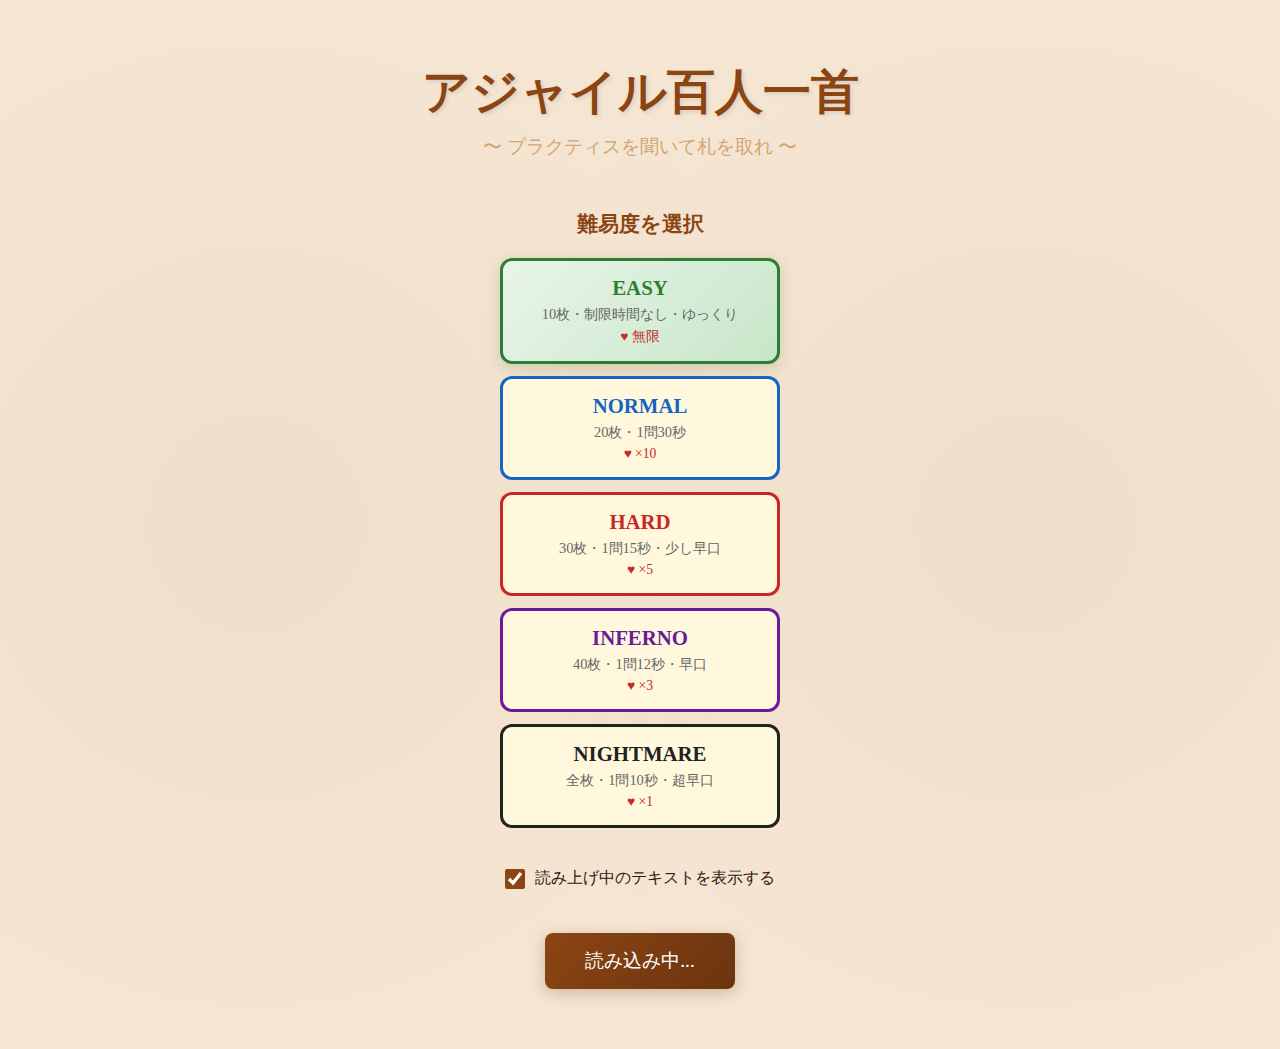
<file: index.html>
<!DOCTYPE html>
<html lang="ja">
<head>
    <meta charset="UTF-8">
    <meta name="viewport" content="width=device-width, initial-scale=1.0">
    <title>アジャイル百人一首</title>
    <link rel="stylesheet" href="style.css?v=2">
</head>
<body>
    <!-- スタート画面 -->
    <div id="start-screen" class="screen">
        <div class="container">
            <h1 class="title">アジャイル百人一首</h1>
            <p class="subtitle">〜 プラクティスを聞いて札を取れ 〜</p>

            <div class="difficulty-section">
                <h2>難易度を選択</h2>
                <div class="difficulty-options">
                    <label class="difficulty-option">
                        <input type="radio" name="difficulty" value="easy" checked>
                        <div class="difficulty-card">
                            <span class="difficulty-name">EASY</span>
                            <span class="difficulty-desc">10枚・制限時間なし・ゆっくり</span>
                            <span class="difficulty-life">&#9829; 無限</span>
                        </div>
                    </label>
                    <label class="difficulty-option">
                        <input type="radio" name="difficulty" value="normal">
                        <div class="difficulty-card">
                            <span class="difficulty-name">NORMAL</span>
                            <span class="difficulty-desc">20枚・1問30秒</span>
                            <span class="difficulty-life">&#9829; ×10</span>
                        </div>
                    </label>
                    <label class="difficulty-option">
                        <input type="radio" name="difficulty" value="hard">
                        <div class="difficulty-card">
                            <span class="difficulty-name">HARD</span>
                            <span class="difficulty-desc">30枚・1問15秒・少し早口</span>
                            <span class="difficulty-life">&#9829; ×5</span>
                        </div>
                    </label>
                    <label class="difficulty-option">
                        <input type="radio" name="difficulty" value="inferno">
                        <div class="difficulty-card">
                            <span class="difficulty-name">INFERNO</span>
                            <span class="difficulty-desc">40枚・1問12秒・早口</span>
                            <span class="difficulty-life">&#9829; ×3</span>
                        </div>
                    </label>
                    <label class="difficulty-option">
                        <input type="radio" name="difficulty" value="nightmare">
                        <div class="difficulty-card">
                            <span class="difficulty-name">NIGHTMARE</span>
                            <span class="difficulty-desc">全枚・1問10秒・超早口</span>
                            <span class="difficulty-life">&#9829; ×1</span>
                        </div>
                    </label>
                </div>
            </div>

            <div class="options-section">
                <label class="option-checkbox">
                    <input type="checkbox" id="show-text-option" checked>
                    <span>読み上げ中のテキストを表示する</span>
                </label>
            </div>

            <button id="start-btn" class="btn btn-primary">はじめる</button>
        </div>
    </div>

    <!-- ゲーム画面 -->
    <div id="game-screen" class="screen hidden">
        <div class="game-header">
            <div class="game-info">
                <div class="info-item">
                    <span class="info-label">スコア</span>
                    <span id="score" class="info-value">0</span>
                </div>
                <div class="info-item">
                    <span class="info-label">残り</span>
                    <span id="remaining" class="info-value">0</span>
                </div>
                <div class="info-item" id="timer-container">
                    <span class="info-label">時間</span>
                    <span id="timer" class="info-value">--</span>
                </div>
            </div>
        </div>

        <div class="reading-area">
            <div id="reading-text" class="reading-text"></div>
            <button id="replay-btn" class="btn btn-secondary">もう一度読み上げ</button>
        </div>

        <div id="cards-area" class="cards-area">
            <!-- カードがここに動的に生成される -->
        </div>

        <div id="lives-area" class="lives-area"></div>
    </div>

    <!-- 結果画面 -->
    <div id="result-screen" class="screen hidden">
        <div class="container">
            <h1 class="result-title">結果発表</h1>

            <div class="result-card">
                <div class="result-item">
                    <span class="result-label">最終スコア</span>
                    <span id="final-score" class="result-value">0</span>
                </div>
                <div class="result-item">
                    <span class="result-label">正答率</span>
                    <span id="accuracy" class="result-value">0%</span>
                </div>
                <div class="result-item">
                    <span class="result-label">かかった時間</span>
                    <span id="total-time" class="result-value">0秒</span>
                </div>
            </div>

            <div class="result-message" id="result-message"></div>

            <button id="retry-btn" class="btn btn-primary">もう一度プレイ</button>
        </div>
    </div>

    <!-- 効果音用（視覚エフェクトで代用） -->
    <div id="effect-overlay" class="effect-overlay hidden"></div>

    <!-- カウントダウンオーバーレイ -->
    <div id="countdown-overlay" class="countdown-overlay hidden">
        <div class="countdown-number" id="countdown-number">3</div>
    </div>

    <script src="game.js?v=3"></script>
</body>
</html>
</file>
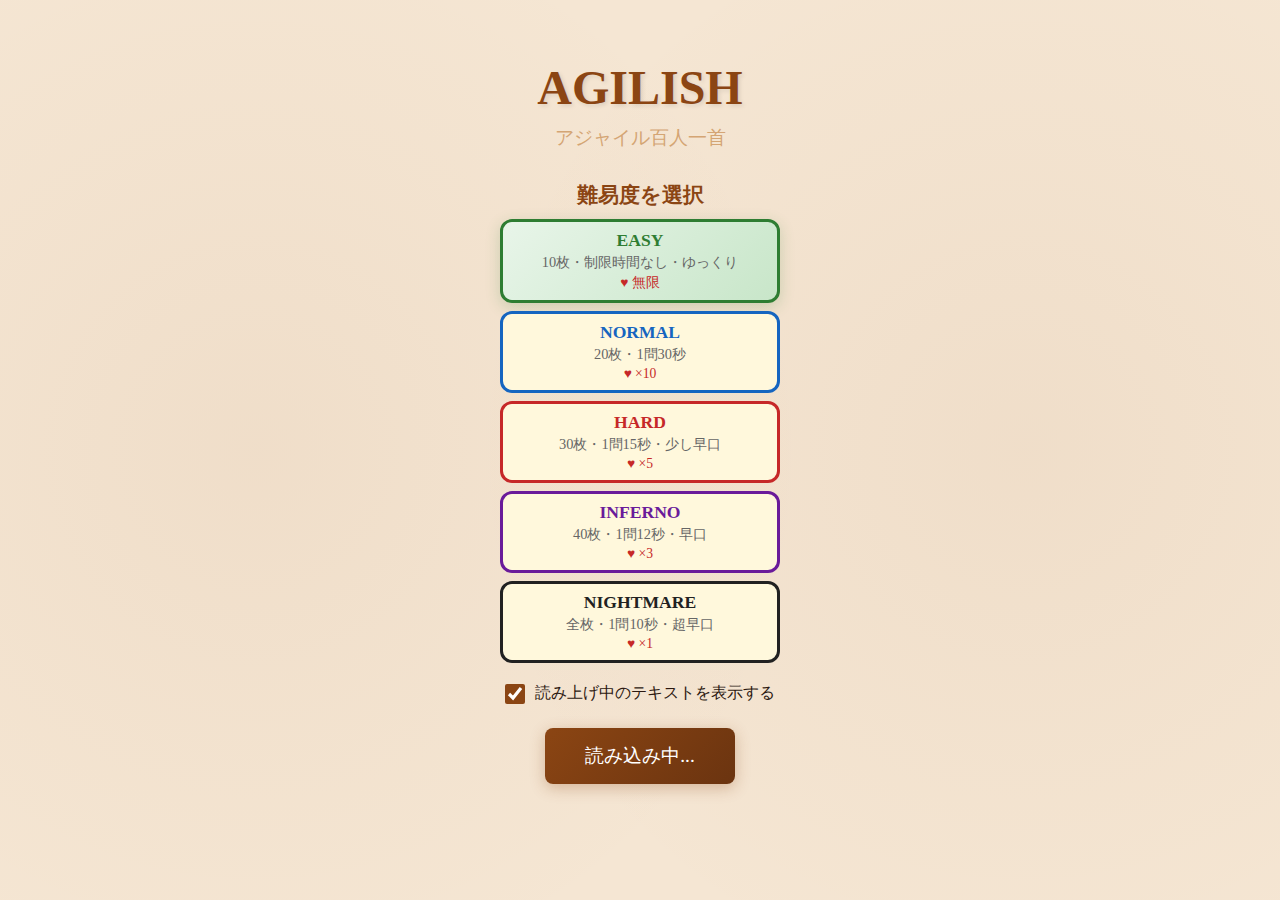
<file: docs/index.html>
<!DOCTYPE html>
<html lang="ja">
<head>
    <meta charset="UTF-8">
    <meta name="viewport" content="width=device-width, initial-scale=1.0">
    <title>AGILISH - アジャイル百人一首</title>
    <link rel="stylesheet" href="style.css?v=2">
</head>
<body>
    <!-- スタート画面 -->
    <div id="start-screen" class="screen">
        <div class="container">
            <h1 class="title">AGILISH</h1>
            <p class="subtitle">アジャイル百人一首</p>

            <div class="difficulty-section">
                <h2>難易度を選択</h2>
                <div class="difficulty-options">
                    <label class="difficulty-option">
                        <input type="radio" name="difficulty" value="easy" checked>
                        <div class="difficulty-card">
                            <span class="difficulty-name">EASY</span>
                            <span class="difficulty-desc">10枚・制限時間なし・ゆっくり</span>
                            <span class="difficulty-life">&#9829; 無限</span>
                        </div>
                    </label>
                    <label class="difficulty-option">
                        <input type="radio" name="difficulty" value="normal">
                        <div class="difficulty-card">
                            <span class="difficulty-name">NORMAL</span>
                            <span class="difficulty-desc">20枚・1問30秒</span>
                            <span class="difficulty-life">&#9829; ×10</span>
                        </div>
                    </label>
                    <label class="difficulty-option">
                        <input type="radio" name="difficulty" value="hard">
                        <div class="difficulty-card">
                            <span class="difficulty-name">HARD</span>
                            <span class="difficulty-desc">30枚・1問15秒・少し早口</span>
                            <span class="difficulty-life">&#9829; ×5</span>
                        </div>
                    </label>
                    <label class="difficulty-option">
                        <input type="radio" name="difficulty" value="inferno">
                        <div class="difficulty-card">
                            <span class="difficulty-name">INFERNO</span>
                            <span class="difficulty-desc">40枚・1問12秒・早口</span>
                            <span class="difficulty-life">&#9829; ×3</span>
                        </div>
                    </label>
                    <label class="difficulty-option">
                        <input type="radio" name="difficulty" value="nightmare">
                        <div class="difficulty-card">
                            <span class="difficulty-name">NIGHTMARE</span>
                            <span class="difficulty-desc">全枚・1問10秒・超早口</span>
                            <span class="difficulty-life">&#9829; ×1</span>
                        </div>
                    </label>
                </div>
            </div>

            <div class="options-section">
                <label class="option-checkbox">
                    <input type="checkbox" id="show-text-option" checked>
                    <span>読み上げ中のテキストを表示する</span>
                </label>
            </div>

            <button id="start-btn" class="btn btn-primary">はじめる</button>
        </div>
    </div>

    <!-- ゲーム画面 -->
    <div id="game-screen" class="screen hidden">
        <div class="game-header">
            <div id="lives-area" class="lives-area"></div>
            <div class="game-info">
                <div class="info-item">
                    <span class="info-label">スコア</span>
                    <span id="score" class="info-value">0</span>
                </div>
                <div class="info-item">
                    <span class="info-label">残り</span>
                    <span id="remaining" class="info-value">0</span>
                </div>
                <div class="info-item" id="timer-container">
                    <span class="info-label">時間</span>
                    <span id="timer" class="info-value">--</span>
                </div>
            </div>
        </div>

        <div class="reading-area">
            <div id="reading-text" class="reading-text"></div>
            <button id="replay-btn" class="btn btn-secondary">もう一度読み上げ</button>
        </div>

        <div id="cards-area" class="cards-area">
            <!-- カードがここに動的に生成される -->
        </div>
    </div>

    <!-- 結果画面 -->
    <div id="result-screen" class="screen hidden">
        <div class="container result-container">
            <div class="result-left">
                <h1 class="result-title">結果発表</h1>

                <div class="result-card">
                    <div class="result-item">
                        <span class="result-label">最終スコア</span>
                        <span id="final-score" class="result-value">0</span>
                    </div>
                    <div class="result-item">
                        <span class="result-label">正答率</span>
                        <span id="accuracy" class="result-value">0%</span>
                    </div>
                    <div class="result-item">
                        <span class="result-label">かかった時間</span>
                        <span id="total-time" class="result-value">0秒</span>
                    </div>
                </div>

                <div class="result-message" id="result-message"></div>

                <button id="retry-btn" class="btn btn-primary">もう一度プレイ</button>
            </div>
            <div class="result-right">
                <div id="missed-list" class="missed-list"></div>
            </div>
        </div>
    </div>

    <!-- 効果音用（視覚エフェクトで代用） -->
    <div id="effect-overlay" class="effect-overlay hidden"></div>

    <!-- カウントダウンオーバーレイ -->
    <div id="countdown-overlay" class="countdown-overlay hidden">
        <div class="countdown-number" id="countdown-number">3</div>
    </div>

    <script src="game.js?v=3"></script>
</body>
</html>
</file>
<file: style.css>
/* ベーススタイル */
* {
    margin: 0;
    padding: 0;
    box-sizing: border-box;
}

:root {
    --primary-color: #8b4513;
    --secondary-color: #d4a574;
    --accent-color: #c41e3a;
    --bg-color: #f5e6d3;
    --card-bg: #fff8dc;
    --text-color: #2c1810;
    --success-color: #228b22;
    --error-color: #c41e3a;
}

body {
    font-family: 'Hiragino Mincho ProN', 'Yu Mincho', 'MS Mincho', serif;
    background-color: var(--bg-color);
    background-image:
        radial-gradient(circle at 20% 50%, rgba(139, 69, 19, 0.05) 0%, transparent 50%),
        radial-gradient(circle at 80% 50%, rgba(139, 69, 19, 0.05) 0%, transparent 50%);
    color: var(--text-color);
    min-height: 100vh;
}

.screen {
    min-height: 100vh;
    padding: 20px;
}

.hidden {
    display: none !important;
}

.container {
    max-width: 800px;
    margin: 0 auto;
    padding: 40px 20px;
    text-align: center;
}

/* ボタン */
.btn {
    padding: 15px 40px;
    font-size: 1.2rem;
    font-family: inherit;
    border: none;
    border-radius: 8px;
    cursor: pointer;
    transition: all 0.3s ease;
}

.btn-primary {
    background: linear-gradient(135deg, var(--primary-color), #6b3410);
    color: white;
    box-shadow: 0 4px 15px rgba(139, 69, 19, 0.3);
}

.btn-primary:hover {
    transform: translateY(-2px);
    box-shadow: 0 6px 20px rgba(139, 69, 19, 0.4);
}

.btn-secondary {
    background: var(--secondary-color);
    color: var(--text-color);
}

.btn-secondary:hover {
    background: #c49a6c;
}

/* スタート画面 */
.title {
    font-size: 3rem;
    color: var(--primary-color);
    margin-bottom: 10px;
    text-shadow: 2px 2px 4px rgba(0, 0, 0, 0.1);
}

.subtitle {
    font-size: 1.2rem;
    color: var(--secondary-color);
    margin-bottom: 50px;
}

.difficulty-section {
    margin-bottom: 40px;
}

.difficulty-section h2 {
    font-size: 1.3rem;
    margin-bottom: 20px;
    color: var(--primary-color);
}

.difficulty-options {
    display: flex;
    flex-direction: column;
    align-items: center;
    gap: 12px;
}

.difficulty-option {
    cursor: pointer;
    width: 280px;
}

.difficulty-option input {
    display: none;
}

.difficulty-card {
    display: flex;
    flex-direction: column;
    padding: 15px 30px;
    background: var(--card-bg);
    border: 3px solid var(--secondary-color);
    border-radius: 12px;
    transition: all 0.3s ease;
}

.difficulty-option input[value="easy"] + .difficulty-card {
    border-color: #2e7d32;
}
.difficulty-option input[value="easy"] + .difficulty-card .difficulty-name {
    color: #2e7d32;
}
.difficulty-option input[value="easy"]:checked + .difficulty-card {
    background: linear-gradient(135deg, #e8f5e9, #c8e6c9);
    box-shadow: 0 4px 15px rgba(46, 125, 50, 0.2);
}

.difficulty-option input[value="normal"] + .difficulty-card {
    border-color: #1565c0;
}
.difficulty-option input[value="normal"] + .difficulty-card .difficulty-name {
    color: #1565c0;
}
.difficulty-option input[value="normal"]:checked + .difficulty-card {
    background: linear-gradient(135deg, #e3f2fd, #bbdefb);
    box-shadow: 0 4px 15px rgba(21, 101, 192, 0.2);
}

.difficulty-option input[value="hard"] + .difficulty-card {
    border-color: #c62828;
}
.difficulty-option input[value="hard"] + .difficulty-card .difficulty-name {
    color: #c62828;
}
.difficulty-option input[value="hard"]:checked + .difficulty-card {
    background: linear-gradient(135deg, #ffebee, #ffcdd2);
    box-shadow: 0 4px 15px rgba(198, 40, 40, 0.2);
}

.difficulty-option input[value="inferno"] + .difficulty-card {
    border-color: #6a1b9a;
}
.difficulty-option input[value="inferno"] + .difficulty-card .difficulty-name {
    color: #6a1b9a;
}
.difficulty-option input[value="inferno"]:checked + .difficulty-card {
    background: linear-gradient(135deg, #f3e5f5, #e1bee7);
    box-shadow: 0 4px 15px rgba(106, 27, 154, 0.2);
}

.difficulty-option input[value="nightmare"] + .difficulty-card {
    border-color: #212121;
}
.difficulty-option input[value="nightmare"] + .difficulty-card .difficulty-name {
    color: #212121;
}
.difficulty-option input[value="nightmare"]:checked + .difficulty-card {
    background: linear-gradient(135deg, #424242, #212121);
    box-shadow: 0 4px 15px rgba(0, 0, 0, 0.4);
}
.difficulty-option input[value="nightmare"]:checked + .difficulty-card .difficulty-name,
.difficulty-option input[value="nightmare"]:checked + .difficulty-card .difficulty-desc,
.difficulty-option input[value="nightmare"]:checked + .difficulty-card .difficulty-life {
    color: #ff5252;
}

.difficulty-name {
    font-size: 1.3rem;
    font-weight: bold;
    margin-bottom: 5px;
}

.difficulty-desc {
    font-size: 0.9rem;
    color: #666;
}

.difficulty-life {
    font-size: 0.85rem;
    color: #c62828;
    margin-top: 4px;
}

.options-section {
    margin-bottom: 40px;
}

.option-checkbox {
    display: inline-flex;
    align-items: center;
    gap: 10px;
    cursor: pointer;
    font-size: 1rem;
}

.option-checkbox input {
    width: 20px;
    height: 20px;
    accent-color: var(--primary-color);
}

/* ゲーム画面 */
#game-screen {
    display: flex;
    flex-direction: column;
    padding: 10px;
}

.game-header {
    background: linear-gradient(135deg, var(--primary-color), #6b3410);
    color: white;
    padding: 15px 20px;
    border-radius: 12px;
    margin-bottom: 20px;
}

.game-info {
    display: flex;
    justify-content: center;
    gap: 40px;
}

.info-item {
    display: flex;
    flex-direction: column;
    align-items: center;
}

.info-label {
    font-size: 0.9rem;
    opacity: 0.9;
}

.info-value {
    font-size: 1.8rem;
    font-weight: bold;
}

#timer.warning {
    color: #ffd700;
    animation: pulse 0.5s ease-in-out infinite;
}

#timer.danger {
    color: #ff6b6b;
    animation: pulse 0.3s ease-in-out infinite;
}

@keyframes pulse {
    0%, 100% { transform: scale(1); }
    50% { transform: scale(1.1); }
}

/* 読み上げエリア */
.reading-area {
    background: var(--card-bg);
    border: 2px solid var(--secondary-color);
    border-radius: 12px;
    padding: 30px;
    margin-bottom: 20px;
    min-height: 150px;
    display: flex;
    flex-direction: column;
    align-items: center;
    justify-content: center;
    gap: 20px;
}

.reading-text {
    font-size: 1.3rem;
    line-height: 2;
    color: var(--text-color);
    max-width: 600px;
}

.reading-text.hidden-text {
    visibility: hidden;
}

/* カードエリア */
.cards-area {
    position: relative;
    padding: 20px;
    background: rgba(139, 69, 19, 0.05);
    border-radius: 12px;
    min-height: 450px;
    overflow: hidden;
}

/* ライフ表示 */
.lives-area {
    text-align: center;
    padding: 12px 0;
    font-size: 1.6rem;
    letter-spacing: 4px;
    color: #c62828;
}

.life-heart {
    transition: opacity 0.3s ease;
}

.life-heart.lost {
    opacity: 0.15;
}

/* カード */
.card {
    position: absolute;
    width: 100px;
    height: 140px;
    background: linear-gradient(135deg, #fff8dc, #f5e6d3);
    border: 2px solid var(--primary-color);
    border-radius: 8px;
    display: flex;
    align-items: center;
    justify-content: center;
    padding: 8px;
    cursor: pointer;
    transition: transform 0.2s ease, box-shadow 0.2s ease, z-index 0s;
    font-size: 0.85rem;
    text-align: center;
    line-height: 1.3;
    box-shadow: 2px 2px 8px rgba(0, 0, 0, 0.15);
    z-index: 1;
}

.card::before {
    content: '';
    position: absolute;
    top: 5px;
    left: 5px;
    right: 5px;
    bottom: 5px;
    border: 1px solid var(--secondary-color);
    border-radius: 4px;
    pointer-events: none;
}

.card .card-categories {
    position: absolute !important;
    top: 4px !important;
    right: 4px !important;
    left: auto !important;
    bottom: auto !important;
    display: flex;
    flex-direction: column;
    gap: 2px;
    z-index: 10;
}

.card .card-category {
    padding: 2px 5px;
    background-color: #c41e3a;
    color: #ffffff;
    border-radius: 4px;
    font-size: 8px;
    font-weight: bold;
    box-shadow: 1px 1px 2px rgba(0, 0, 0, 0.3);
    white-space: nowrap;
    text-align: center;
}

.card .card-category.cat-scrum {
    background-color: #cde741;
    color: #333;
}

.card .card-category.cat-scrum-ext {
    background-color: #11cdd4;
    color: #fff;
}

.card .card-category.cat-xp {
    background-color: #fb9251;
    color: #333;
}

.card .card-category.cat-value {
    background-color: #ffe45b;
    color: #333;
}

.card .card-category.cat-team {
    background-color: #61d04e;
    color: #333;
}

.card .card-name {
    display: block;
    width: 100%;
    word-break: break-all;
    padding-top: 5px;
}

.card .card-alias {
    display: block;
    font-size: 0.75em;
    opacity: 0.7;
}

.card:hover {
    transform: translateY(-8px) scale(1.05);
    box-shadow: 6px 6px 20px rgba(0, 0, 0, 0.25);
    border-color: var(--accent-color);
    z-index: 100;
}

.card.correct {
    animation: correctAnimation 0.5s ease forwards;
    background: var(--success-color) !important;
    color: white !important;
}

@keyframes correctAnimation {
    0% { opacity: 1; }
    50% { opacity: 1; box-shadow: 0 0 30px var(--success-color); }
    100% { opacity: 0; }
}

.card.wrong {
    animation: wrongAnimation 0.5s ease;
}

@keyframes wrongAnimation {
    0%, 100% { background: linear-gradient(135deg, #fff8dc, #f5e6d3); }
    25%, 75% { background: var(--error-color); color: white; box-shadow: 0 0 20px var(--error-color); }
}

.card.disabled {
    pointer-events: none;
    opacity: 0.5;
}

/* 結果画面 */
.result-title {
    font-size: 2.5rem;
    color: var(--primary-color);
    margin-bottom: 40px;
}

.result-card {
    background: var(--card-bg);
    border: 3px solid var(--primary-color);
    border-radius: 16px;
    padding: 40px;
    margin-bottom: 30px;
}

.result-item {
    display: flex;
    justify-content: space-between;
    align-items: center;
    padding: 15px 0;
    border-bottom: 1px dashed var(--secondary-color);
}

.result-item:last-child {
    border-bottom: none;
}

.result-label {
    font-size: 1.2rem;
    color: #666;
}

.result-value {
    font-size: 1.8rem;
    font-weight: bold;
    color: var(--primary-color);
}

.result-message {
    font-size: 1.5rem;
    color: var(--accent-color);
    margin-bottom: 30px;
    padding: 20px;
}

/* エフェクトオーバーレイ */
.effect-overlay {
    position: fixed;
    top: 0;
    left: 0;
    right: 0;
    bottom: 0;
    pointer-events: none;
    z-index: 1000;
}

.effect-overlay.correct {
    animation: flashGreen 0.3s ease;
}

.effect-overlay.wrong {
    animation: flashRed 0.3s ease;
}

@keyframes flashGreen {
    0%, 100% { background: transparent; }
    50% { background: rgba(34, 139, 34, 0.2); }
}

@keyframes flashRed {
    0%, 100% { background: transparent; }
    50% { background: rgba(196, 30, 58, 0.2); }
}

/* タイムアウト表示 */
.timeout-message {
    position: fixed;
    top: 50%;
    left: 50%;
    transform: translate(-50%, -50%);
    background: rgba(0, 0, 0, 0.8);
    color: white;
    padding: 30px 50px;
    border-radius: 16px;
    font-size: 1.5rem;
    z-index: 1000;
    animation: fadeInOut 2s ease forwards;
}

@keyframes fadeInOut {
    0% { opacity: 0; transform: translate(-50%, -50%) scale(0.8); }
    20% { opacity: 1; transform: translate(-50%, -50%) scale(1); }
    80% { opacity: 1; transform: translate(-50%, -50%) scale(1); }
    100% { opacity: 0; transform: translate(-50%, -50%) scale(0.8); }
}

/* レスポンシブ */
@media (max-width: 768px) {
    .title {
        font-size: 2rem;
    }

    .subtitle {
        font-size: 1rem;
    }

    .difficulty-option {
        width: 200px;
    }

    .game-info {
        gap: 20px;
    }

    .info-value {
        font-size: 1.4rem;
    }

    .reading-text {
        font-size: 1.1rem;
    }

    .cards-area {
        min-height: 400px;
    }

    .card {
        width: 85px;
        height: 120px;
        font-size: 0.75rem;
    }

    .card .card-categories {
        top: 3px !important;
        right: 3px !important;
        gap: 1px;
    }

    .card .card-category {
        padding: 1px 3px;
        font-size: 6px;
        border-radius: 3px;
    }

    .result-card {
        padding: 20px;
    }

    .result-value {
        font-size: 1.4rem;
    }
}

/* カウントダウンオーバーレイ */
.countdown-overlay {
    position: fixed;
    top: 0;
    left: 0;
    right: 0;
    bottom: 0;
    background: rgba(0, 0, 0, 0.7);
    display: flex;
    align-items: center;
    justify-content: center;
    z-index: 2000;
}

.countdown-number {
    font-size: 12rem;
    font-weight: bold;
    color: #fff8dc;
    text-shadow:
        0 0 30px var(--primary-color),
        0 0 60px var(--primary-color),
        4px 4px 0 var(--primary-color);
    animation: countdownPulse 1s ease-in-out;
}

@keyframes countdownPulse {
    0% {
        transform: scale(0.5);
        opacity: 0;
    }
    50% {
        transform: scale(1.2);
        opacity: 1;
    }
    100% {
        transform: scale(1);
        opacity: 1;
    }
}

.countdown-number.start-text {
    font-size: 6rem;
}

@media (max-width: 768px) {
    .countdown-number {
        font-size: 8rem;
    }

    .countdown-number.start-text {
        font-size: 4rem;
    }
}

@media (max-width: 480px) {
    .title {
        font-size: 1.6rem;
    }

    .cards-area {
        min-height: 350px;
    }

    .card {
        width: 70px;
        height: 100px;
        font-size: 0.65rem;
        padding: 5px;
    }

    .card .card-categories {
        top: 2px !important;
        right: 2px !important;
        gap: 1px;
    }

    .card .card-category {
        padding: 1px 2px;
        font-size: 5px;
        border-radius: 2px;
    }

    .btn {
        padding: 12px 30px;
        font-size: 1rem;
    }
}
</file>
<file: docs/style.css>
/* ベーススタイル */
* {
    margin: 0;
    padding: 0;
    box-sizing: border-box;
}

:root {
    --primary-color: #8b4513;
    --secondary-color: #d4a574;
    --accent-color: #c41e3a;
    --bg-color: #f5e6d3;
    --card-bg: #fff8dc;
    --text-color: #2c1810;
    --success-color: #228b22;
    --error-color: #c41e3a;
}

body {
    font-family: 'Hiragino Mincho ProN', 'Yu Mincho', 'MS Mincho', serif;
    background-color: var(--bg-color);
    background-image:
        radial-gradient(circle at 20% 50%, rgba(139, 69, 19, 0.05) 0%, transparent 50%),
        radial-gradient(circle at 80% 50%, rgba(139, 69, 19, 0.05) 0%, transparent 50%);
    color: var(--text-color);
    min-height: 100vh;
}

.screen {
    min-height: 100vh;
    padding: 20px;
}

.hidden {
    display: none !important;
}

.container {
    max-width: 800px;
    margin: 0 auto;
    padding: 40px 20px;
    text-align: center;
}

/* ボタン */
.btn {
    padding: 15px 40px;
    font-size: 1.2rem;
    font-family: inherit;
    border: none;
    border-radius: 8px;
    cursor: pointer;
    transition: all 0.3s ease;
}

.btn-primary {
    background: linear-gradient(135deg, var(--primary-color), #6b3410);
    color: white;
    box-shadow: 0 4px 15px rgba(139, 69, 19, 0.3);
}

.btn-primary:hover {
    transform: translateY(-2px);
    box-shadow: 0 6px 20px rgba(139, 69, 19, 0.4);
}

.btn-secondary {
    background: var(--secondary-color);
    color: var(--text-color);
}

.btn-secondary:hover {
    background: #c49a6c;
}

/* スタート画面 */
.title {
    font-size: 3rem;
    color: var(--primary-color);
    margin-bottom: 10px;
    text-shadow: 2px 2px 4px rgba(0, 0, 0, 0.1);
}

.subtitle {
    font-size: 1.2rem;
    color: var(--secondary-color);
    margin-bottom: 30px;
}

.difficulty-section {
    margin-bottom: 20px;
}

.difficulty-section h2 {
    font-size: 1.3rem;
    margin-bottom: 10px;
    color: var(--primary-color);
}

.difficulty-options {
    display: flex;
    flex-direction: column;
    align-items: center;
    gap: 8px;
}

.difficulty-option {
    cursor: pointer;
    width: 280px;
}

.difficulty-option input {
    display: none;
}

.difficulty-card {
    display: flex;
    flex-direction: column;
    padding: 8px 30px;
    background: var(--card-bg);
    border: 3px solid var(--secondary-color);
    border-radius: 12px;
    transition: all 0.3s ease;
}

.difficulty-option input[value="easy"] + .difficulty-card {
    border-color: #2e7d32;
}
.difficulty-option input[value="easy"] + .difficulty-card .difficulty-name {
    color: #2e7d32;
}
.difficulty-option input[value="easy"]:checked + .difficulty-card {
    background: linear-gradient(135deg, #e8f5e9, #c8e6c9);
    box-shadow: 0 4px 15px rgba(46, 125, 50, 0.2);
}

.difficulty-option input[value="normal"] + .difficulty-card {
    border-color: #1565c0;
}
.difficulty-option input[value="normal"] + .difficulty-card .difficulty-name {
    color: #1565c0;
}
.difficulty-option input[value="normal"]:checked + .difficulty-card {
    background: linear-gradient(135deg, #e3f2fd, #bbdefb);
    box-shadow: 0 4px 15px rgba(21, 101, 192, 0.2);
}

.difficulty-option input[value="hard"] + .difficulty-card {
    border-color: #c62828;
}
.difficulty-option input[value="hard"] + .difficulty-card .difficulty-name {
    color: #c62828;
}
.difficulty-option input[value="hard"]:checked + .difficulty-card {
    background: linear-gradient(135deg, #ffebee, #ffcdd2);
    box-shadow: 0 4px 15px rgba(198, 40, 40, 0.2);
}

.difficulty-option input[value="inferno"] + .difficulty-card {
    border-color: #6a1b9a;
}
.difficulty-option input[value="inferno"] + .difficulty-card .difficulty-name {
    color: #6a1b9a;
}
.difficulty-option input[value="inferno"]:checked + .difficulty-card {
    background: linear-gradient(135deg, #f3e5f5, #e1bee7);
    box-shadow: 0 4px 15px rgba(106, 27, 154, 0.2);
}

.difficulty-option input[value="nightmare"] + .difficulty-card {
    border-color: #212121;
}
.difficulty-option input[value="nightmare"] + .difficulty-card .difficulty-name {
    color: #212121;
}
.difficulty-option input[value="nightmare"]:checked + .difficulty-card {
    background: linear-gradient(135deg, #424242, #212121);
    box-shadow: 0 4px 15px rgba(0, 0, 0, 0.4);
}
.difficulty-option input[value="nightmare"]:checked + .difficulty-card .difficulty-name,
.difficulty-option input[value="nightmare"]:checked + .difficulty-card .difficulty-desc,
.difficulty-option input[value="nightmare"]:checked + .difficulty-card .difficulty-life {
    color: #ff5252;
}

.difficulty-name {
    font-size: 1.1rem;
    font-weight: bold;
    margin-bottom: 2px;
}

.difficulty-desc {
    font-size: 0.9rem;
    color: #666;
}

.difficulty-life {
    font-size: 0.85rem;
    color: #c62828;
    margin-top: 2px;
}

.options-section {
    margin-bottom: 20px;
}

.option-checkbox {
    display: inline-flex;
    align-items: center;
    gap: 10px;
    cursor: pointer;
    font-size: 1rem;
}

.option-checkbox input {
    width: 20px;
    height: 20px;
    accent-color: var(--primary-color);
}

/* ゲーム画面 */
#game-screen {
    display: flex;
    flex-direction: column;
    padding: 10px;
}

.game-header {
    background: linear-gradient(135deg, var(--primary-color), #6b3410);
    color: white;
    padding: 15px 20px;
    border-radius: 12px;
    margin-bottom: 8px;
    position: relative;
}

.game-info {
    display: flex;
    justify-content: center;
    gap: 40px;
}

.info-item {
    display: flex;
    flex-direction: column;
    align-items: center;
}

.info-label {
    font-size: 0.9rem;
    opacity: 0.9;
}

.info-value {
    font-size: 1.8rem;
    font-weight: bold;
}

#timer.warning {
    color: #ffd700;
    animation: pulse 0.5s ease-in-out infinite;
}

#timer.danger {
    color: #ff6b6b;
    animation: pulse 0.3s ease-in-out infinite;
}

@keyframes pulse {
    0%, 100% { transform: scale(1); }
    50% { transform: scale(1.1); }
}

/* 読み上げエリア */
.reading-area {
    background: var(--card-bg);
    border: 2px solid var(--secondary-color);
    border-radius: 12px;
    padding: 12px 30px;
    margin-bottom: 10px;
    height: calc(0.95rem * 1.7 * 4 + 24px + 8px + 28px);
    display: flex;
    flex-direction: column;
    align-items: center;
    justify-content: space-between;
    gap: 8px;
    overflow: hidden;
}

.reading-area .btn-secondary {
    padding: 4px 16px;
    font-size: 0.8rem;
    flex-shrink: 0;
}

.reading-text {
    font-size: 0.95rem;
    line-height: 1.7;
    color: var(--text-color);
    max-width: 900px;
    width: 100%;
}

.reading-text.hidden-text {
    visibility: hidden;
}

/* カードエリア */
.cards-area {
    position: relative;
    padding: 20px;
    background: rgba(139, 69, 19, 0.05);
    border-radius: 12px;
    min-height: 450px;
    overflow: hidden;
}

/* ライフ表示 */
.lives-area {
    position: absolute;
    top: 8px;
    right: 16px;
    font-size: 2rem;
    letter-spacing: 4px;
    color: #ff5252;
}

.life-heart {
    transition: opacity 0.3s ease;
}

.life-heart.lost {
    opacity: 0.15;
}

/* カード */
.card {
    position: absolute;
    width: 100px;
    height: 140px;
    background: linear-gradient(135deg, #fff8dc, #f5e6d3);
    border: 2px solid var(--primary-color);
    border-radius: 8px;
    display: flex;
    align-items: center;
    justify-content: center;
    padding: 8px;
    cursor: pointer;
    transition: transform 0.2s ease, box-shadow 0.2s ease, z-index 0s;
    font-size: 0.85rem;
    text-align: center;
    line-height: 1.3;
    box-shadow: 2px 2px 8px rgba(0, 0, 0, 0.15);
    z-index: 1;
}

.card::before {
    content: '';
    position: absolute;
    top: 5px;
    left: 5px;
    right: 5px;
    bottom: 5px;
    border: 1px solid var(--secondary-color);
    border-radius: 4px;
    pointer-events: none;
}

.card .card-categories {
    position: absolute !important;
    top: 4px !important;
    right: 4px !important;
    left: auto !important;
    bottom: auto !important;
    display: flex;
    flex-direction: column;
    gap: 2px;
    z-index: 10;
}

.card .card-category {
    padding: 2px 5px;
    background-color: #c41e3a;
    color: #ffffff;
    border-radius: 4px;
    font-size: 8px;
    font-weight: bold;
    box-shadow: 1px 1px 2px rgba(0, 0, 0, 0.3);
    white-space: nowrap;
    text-align: center;
}

.card .card-category.cat-scrum {
    background-color: #cde741;
    color: #333;
}

.card .card-category.cat-scrum-ext {
    background-color: #11cdd4;
    color: #fff;
}

.card .card-category.cat-xp {
    background-color: #fb9251;
    color: #333;
}

.card .card-category.cat-value {
    background-color: #ffe45b;
    color: #333;
}

.card .card-category.cat-team {
    background-color: #61d04e;
    color: #333;
}

.card .card-name {
    display: block;
    width: 100%;
    word-break: break-all;
    padding-top: 5px;
}

.card .card-alias {
    display: block;
    font-size: 0.75em;
    opacity: 0.7;
}

.card:hover {
    transform: translateY(-8px) scale(1.05);
    box-shadow: 6px 6px 20px rgba(0, 0, 0, 0.25);
    border-color: var(--accent-color);
    z-index: 100;
}

.card.correct {
    animation: correctAnimation 0.5s ease forwards;
    background: var(--success-color) !important;
    color: white !important;
}

@keyframes correctAnimation {
    0% { opacity: 1; }
    50% { opacity: 1; box-shadow: 0 0 30px var(--success-color); }
    100% { opacity: 0; }
}

.card.wrong {
    animation: wrongAnimation 0.5s ease;
}

@keyframes wrongAnimation {
    0%, 100% { background: linear-gradient(135deg, #fff8dc, #f5e6d3); }
    25%, 75% { background: var(--error-color); color: white; box-shadow: 0 0 20px var(--error-color); }
}

.card.disabled {
    pointer-events: none;
    opacity: 0.5;
}

/* 結果画面 */
.result-container {
    display: flex;
    gap: 30px;
    align-items: flex-start;
    text-align: center;
}

.result-left {
    flex: 0 0 auto;
    width: 380px;
}

.result-right {
    flex: 1;
    min-width: 0;
    max-height: calc(100vh - 80px);
    overflow-y: auto;
}

.result-title {
    font-size: 2.5rem;
    color: var(--primary-color);
    margin-bottom: 30px;
}

.result-card {
    background: var(--card-bg);
    border: 3px solid var(--primary-color);
    border-radius: 16px;
    padding: 30px;
    margin-bottom: 20px;
}

.result-item {
    display: flex;
    justify-content: space-between;
    align-items: center;
    padding: 15px 0;
    border-bottom: 1px dashed var(--secondary-color);
}

.result-item:last-child {
    border-bottom: none;
}

.result-label {
    font-size: 1.2rem;
    color: #666;
}

.result-value {
    font-size: 1.8rem;
    font-weight: bold;
    color: var(--primary-color);
}

.result-message {
    font-size: 1.3rem;
    color: var(--accent-color);
    margin-bottom: 20px;
    padding: 10px;
}

/* ミスした札一覧 */
.missed-list {
    text-align: left;
    margin-bottom: 30px;
}

.missed-list h3 {
    font-size: 1.1rem;
    color: var(--primary-color);
    margin-bottom: 12px;
}

.missed-item {
    background: var(--card-bg);
    border: 1px solid var(--secondary-color);
    border-radius: 8px;
    padding: 10px 14px;
    margin-bottom: 8px;
}

.missed-name {
    font-weight: bold;
    font-size: 0.95rem;
    color: var(--text-color);
    margin-bottom: 4px;
}

.missed-desc {
    font-size: 0.85rem;
    color: #666;
    line-height: 1.5;
}

a.missed-item {
    display: block;
    text-decoration: none;
    color: inherit;
    transition: background 0.2s ease;
}

a.missed-item:hover {
    background: #f5e6d3;
}

.missed-url {
    font-size: 0.75rem;
    color: #1565c0;
    margin-top: 4px;
    word-break: break-all;
}

/* エフェクトオーバーレイ */
.effect-overlay {
    position: fixed;
    top: 0;
    left: 0;
    right: 0;
    bottom: 0;
    pointer-events: none;
    z-index: 1000;
}

.effect-overlay.correct {
    animation: flashGreen 0.3s ease;
}

.effect-overlay.wrong {
    animation: flashRed 0.3s ease;
}

@keyframes flashGreen {
    0%, 100% { background: transparent; }
    50% { background: rgba(34, 139, 34, 0.2); }
}

@keyframes flashRed {
    0%, 100% { background: transparent; }
    50% { background: rgba(196, 30, 58, 0.2); }
}

/* タイムアウト表示 */
.timeout-message {
    position: fixed;
    top: 50%;
    left: 50%;
    transform: translate(-50%, -50%);
    background: rgba(0, 0, 0, 0.8);
    color: white;
    padding: 30px 50px;
    border-radius: 16px;
    font-size: 1.5rem;
    z-index: 1000;
    animation: fadeInOut 2s ease forwards;
}

@keyframes fadeInOut {
    0% { opacity: 0; transform: translate(-50%, -50%) scale(0.8); }
    20% { opacity: 1; transform: translate(-50%, -50%) scale(1); }
    80% { opacity: 1; transform: translate(-50%, -50%) scale(1); }
    100% { opacity: 0; transform: translate(-50%, -50%) scale(0.8); }
}

/* レスポンシブ */
@media (max-width: 768px) {
    .title {
        font-size: 2rem;
    }

    .subtitle {
        font-size: 1rem;
    }

    .difficulty-option {
        width: 200px;
    }

    .game-info {
        gap: 20px;
    }

    .info-value {
        font-size: 1.4rem;
    }

    .reading-text {
        font-size: 1.1rem;
    }

    .cards-area {
        min-height: 400px;
    }

    .card {
        width: 85px;
        height: 120px;
        font-size: 0.75rem;
    }

    .card .card-categories {
        top: 3px !important;
        right: 3px !important;
        gap: 1px;
    }

    .card .card-category {
        padding: 1px 3px;
        font-size: 6px;
        border-radius: 3px;
    }

    .result-card {
        padding: 20px;
    }

    .result-value {
        font-size: 1.4rem;
    }
}

/* カウントダウンオーバーレイ */
.countdown-overlay {
    position: fixed;
    top: 0;
    left: 0;
    right: 0;
    bottom: 0;
    background: rgba(0, 0, 0, 0.7);
    display: flex;
    align-items: center;
    justify-content: center;
    z-index: 2000;
}

.countdown-number {
    font-size: 12rem;
    font-weight: bold;
    color: #fff8dc;
    text-shadow:
        0 0 30px var(--primary-color),
        0 0 60px var(--primary-color),
        4px 4px 0 var(--primary-color);
    animation: countdownPulse 1s ease-in-out;
}

@keyframes countdownPulse {
    0% {
        transform: scale(0.5);
        opacity: 0;
    }
    50% {
        transform: scale(1.2);
        opacity: 1;
    }
    100% {
        transform: scale(1);
        opacity: 1;
    }
}

.countdown-number.start-text {
    font-size: 6rem;
}

@media (max-width: 768px) {
    .countdown-number {
        font-size: 8rem;
    }

    .countdown-number.start-text {
        font-size: 4rem;
    }
}

@media (max-width: 480px) {
    .title {
        font-size: 1.6rem;
    }

    .cards-area {
        min-height: 350px;
    }

    .card {
        width: 70px;
        height: 100px;
        font-size: 0.65rem;
        padding: 5px;
    }

    .card .card-categories {
        top: 2px !important;
        right: 2px !important;
        gap: 1px;
    }

    .card .card-category {
        padding: 1px 2px;
        font-size: 5px;
        border-radius: 2px;
    }

    .btn {
        padding: 12px 30px;
        font-size: 1rem;
    }
}
</file>
